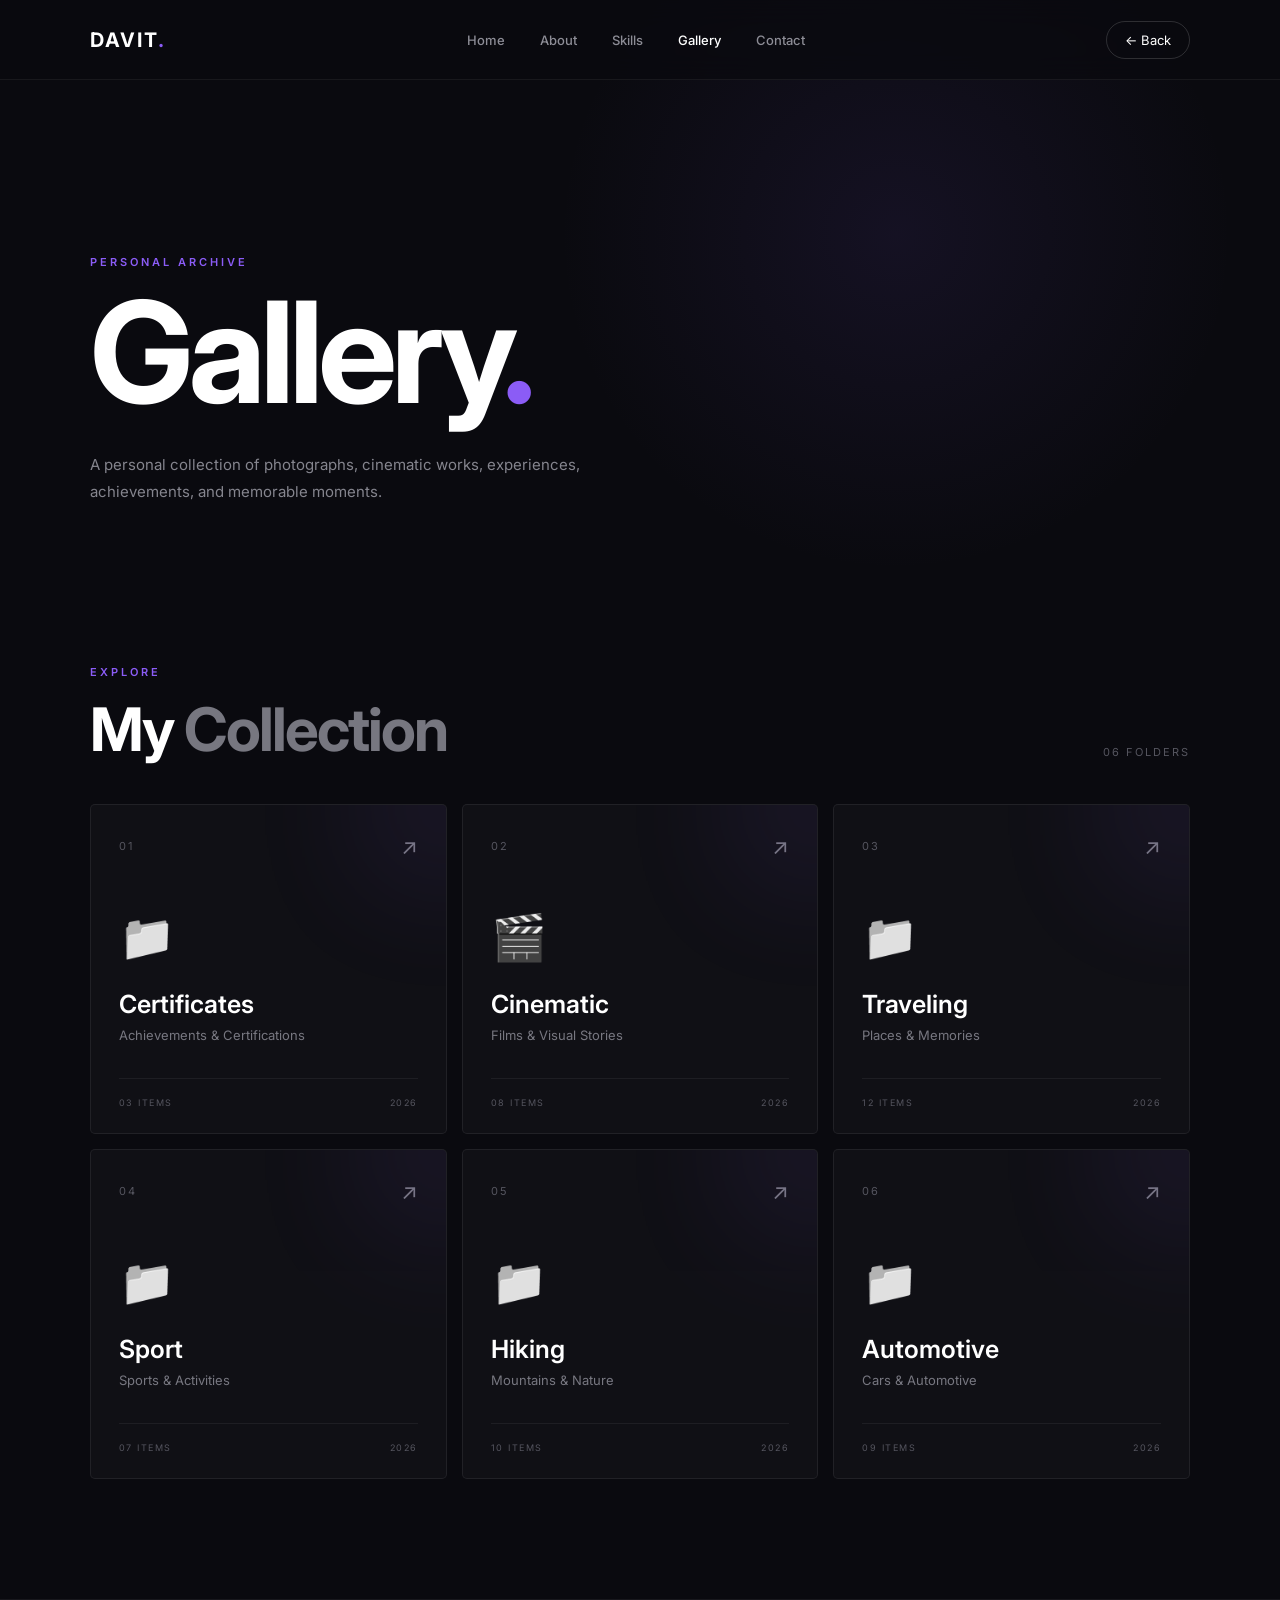
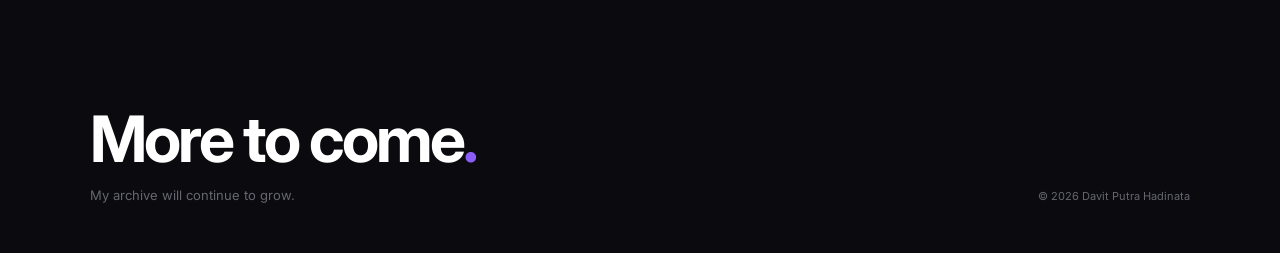
<file: gallery.html>
<!DOCTYPE html>
<html lang="id">

<head>

    <meta charset="UTF-8">

    <meta
        name="viewport"
        content="width=device-width, initial-scale=1.0"
    >

    <title>Gallery — Davit Putra Hadinata</title>

    <link
        rel="stylesheet"
        href="gallery.css"
    >

    <link
        rel="preconnect"
        href="https://fonts.googleapis.com"
    >

    <link
        rel="preconnect"
        href="https://fonts.gstatic.com"
        crossorigin
    >

    <link
        href="https://fonts.googleapis.com/css2?family=Inter:wght@400;500;600;700&display=swap"
        rel="stylesheet"
    >

</head>


<body>


<!-- =================================================
     NAVBAR
================================================= -->

<header class="navbar">

    <a
        href="index.html"
        class="logo"
    >
        DAVIT<span>.</span>
    </a>


    <nav class="nav-menu">

        <a href="index.html">
            Home
        </a>

        <a href="index.html#about">
            About
        </a>

        <a href="index.html#skills">
            Skills
        </a>

        <a
            href="gallery.html"
            class="active"
        >
            Gallery
        </a>

        <a href="index.html#contact">
            Contact
        </a>

    </nav>


    <a
        href="index.html"
        class="back-btn"
    >
        ← Back
    </a>

</header>



<!-- =================================================
     HERO
================================================= -->

<section class="gallery-hero">

    <div class="hero-content">

        <p class="hero-label">
            PERSONAL ARCHIVE
        </p>


        <h1>
            Gallery<span>.</span>
        </h1>


        <p class="hero-description">

            A personal collection of photographs,
            cinematic works, experiences, achievements,
            and memorable moments.

        </p>

    </div>

</section>



<!-- =================================================
     FOLDER SECTION
================================================= -->

<section class="folder-section">


    <div class="section-heading">

        <div>

            <p class="section-label">
                EXPLORE
            </p>

            <h2>
                My <span>Collection</span>
            </h2>

        </div>


        <p class="folder-info">
            06 FOLDERS
        </p>

    </div>



    <!-- =================================================
         FOLDERS
    ================================================= -->

    <div class="folder-grid">


        <!-- CERTIFICATES -->

        <a
            href="gallery-certificates.html"
            class="folder"
        >

            <div class="folder-top">

                <span class="folder-number">
                    01
                </span>

                <span class="folder-arrow">
                    ↗
                </span>

            </div>


            <div class="folder-icon">
                📁
            </div>


            <h3>
                Certificates
            </h3>


            <p>
                Achievements &amp; Certifications
            </p>


            <div class="folder-bottom">

                <span>
                    03 ITEMS
                </span>

                <span>
                    2026
                </span>

            </div>

        </a>



        <!-- CINEMATIC -->

        <a
            href="gallery-cinematic.html"
            class="folder"
        >

            <div class="folder-top">

                <span class="folder-number">
                    02
                </span>

                <span class="folder-arrow">
                    ↗
                </span>

            </div>


            <div class="folder-icon">
                🎬
            </div>


            <h3>
                Cinematic
            </h3>


            <p>
                Films &amp; Visual Stories
            </p>


            <div class="folder-bottom">

                <span>
                    08 ITEMS
                </span>

                <span>
                    2026
                </span>

            </div>

        </a>



        <!-- TRAVELING -->

        <a
            href="gallery-traveling.html"
            class="folder"
        >

            <div class="folder-top">

                <span class="folder-number">
                    03
                </span>

                <span class="folder-arrow">
                    ↗
                </span>

            </div>


            <div class="folder-icon">
                📁
            </div>


            <h3>
                Traveling
            </h3>


            <p>
                Places &amp; Memories
            </p>


            <div class="folder-bottom">

                <span>
                    12 ITEMS
                </span>

                <span>
                    2026
                </span>

            </div>

        </a>



        <!-- SPORT -->

        <a
            href="gallery-sport.html"
            class="folder"
        >

            <div class="folder-top">

                <span class="folder-number">
                    04
                </span>

                <span class="folder-arrow">
                    ↗
                </span>

            </div>


            <div class="folder-icon">
                📁
            </div>


            <h3>
                Sport
            </h3>


            <p>
                Sports &amp; Activities
            </p>


            <div class="folder-bottom">

                <span>
                    07 ITEMS
                </span>

                <span>
                    2026
                </span>

            </div>

        </a>



        <!-- HIKING -->

        <a
            href="gallery-hiking.html"
            class="folder"
        >

            <div class="folder-top">

                <span class="folder-number">
                    05
                </span>

                <span class="folder-arrow">
                    ↗
                </span>

            </div>


            <div class="folder-icon">
                📁
            </div>


            <h3>
                Hiking
            </h3>


            <p>
                Mountains &amp; Nature
            </p>


            <div class="folder-bottom">

                <span>
                    10 ITEMS
                </span>

                <span>
                    2026
                </span>

            </div>

        </a>



        <!-- AUTOMOTIVE -->

        <a
            href="gallery-automotive.html"
            class="folder"
        >

            <div class="folder-top">

                <span class="folder-number">
                    06
                </span>

                <span class="folder-arrow">
                    ↗
                </span>

            </div>


            <div class="folder-icon">
                📁
            </div>


            <h3>
                Automotive
            </h3>


            <p>
                Cars &amp; Automotive
            </p>


            <div class="folder-bottom">

                <span>
                    09 ITEMS
                </span>

                <span>
                    2026
                </span>

            </div>

        </a>


    </div>

</section>



<!-- =================================================
     FOOTER
================================================= -->

<footer class="gallery-footer">

    <div>

        <h2>
            More to come<span>.</span>
        </h2>

        <p>
            My archive will continue to grow.
        </p>

    </div>


    <p class="copyright">
        © 2026 Davit Putra Hadinata
    </p>

</footer>


</body>

</html>
</file>
<file: gallery.css>
/* =================================================
   GALLERY — DAVIT PUTRA HADINATA
   ================================================= */

* {
    margin: 0;
    padding: 0;
    box-sizing: border-box;
}

html {
    scroll-behavior: smooth;
}

body {
    background: #0a0a0f;
    color: #ffffff;
    font-family: "Inter", sans-serif;
    overflow-x: hidden;
}


/* =================================================
   NAVBAR
   ================================================= */

.navbar {
    position: fixed;
    top: 0;
    left: 0;

    width: 100%;
    height: 80px;

    padding: 0 7%;

    display: flex;
    align-items: center;
    justify-content: space-between;

    background: rgba(10, 10, 15, 0.75);

    backdrop-filter: blur(14px);
    -webkit-backdrop-filter: blur(14px);

    border-bottom: 1px solid rgba(255, 255, 255, 0.06);

    z-index: 1000;
}


/* LOGO */

.logo {
    color: #ffffff;
    text-decoration: none;

    font-size: 20px;
    font-weight: 700;

    letter-spacing: 2px;
}

.logo span {
    color: #8b5cf6;
}


/* NAV MENU */

.nav-menu {
    display: flex;
    gap: 35px;
}

.nav-menu a {
    color: #8d8d96;
    text-decoration: none;

    font-size: 13px;
    font-weight: 500;

    transition: 0.3s ease;
}

.nav-menu a:hover,
.nav-menu a.active {
    color: #ffffff;
}


/* BACK BUTTON */

.back-btn {
    color: #ffffff;
    text-decoration: none;

    font-size: 13px;

    padding: 10px 18px;

    border: 1px solid rgba(255, 255, 255, 0.15);

    border-radius: 30px;

    transition: 0.3s ease;
}

.back-btn:hover {
    background: #ffffff;
    color: #0a0a0f;
}


/* =================================================
   HERO
   ================================================= */

.gallery-hero {
    min-height: 65vh;

    display: flex;
    align-items: flex-end;

    padding: 150px 7% 80px;

    position: relative;

    background:
        radial-gradient(
            circle at 70% 40%,
            rgba(100, 70, 180, 0.12),
            transparent 35%
        );
}


.hero-content {
    max-width: 750px;
}


/* SMALL TITLE */

.hero-label,
.section-label {
    color: #8b5cf6;

    font-size: 11px;
    font-weight: 600;

    letter-spacing: 3px;

    margin-bottom: 20px;
}


/* MAIN TITLE */

.hero-content h1 {
    font-size: clamp(70px, 11vw, 150px);

    line-height: 0.9;

    letter-spacing: -6px;

    font-weight: 700;

    margin-bottom: 35px;
}

.hero-content h1 span {
    color: #8b5cf6;
}


/* DESCRIPTION */

.hero-description {
    max-width: 570px;

    color: #85858e;

    font-size: 15px;
    line-height: 1.8;
}


/* =================================================
   GALLERY SECTION
   ================================================= */

.gallery-section {
    padding: 80px 7% 120px;
}


/* HEADER */

.gallery-header {
    display: flex;
    justify-content: space-between;
    align-items: flex-end;

    margin-bottom: 50px;
}


.gallery-header h2 {
    font-size: clamp(35px, 5vw, 60px);

    line-height: 1;

    letter-spacing: -2px;
}

.gallery-header h2 span {
    color: #777780;
}


.gallery-count {
    color: #55555f;

    font-size: 11px;

    letter-spacing: 2px;
}


/* =================================================
   GALLERY GRID
   ================================================= */

.gallery-grid {

    display: grid;

    grid-template-columns:
        repeat(3, 1fr);

    grid-auto-rows: 300px;

    gap: 15px;
}


/* =================================================
   GALLERY ITEM
   ================================================= */

.gallery-item {

    position: relative;

    overflow: hidden;

    background: #111116;

    border-radius: 4px;

    cursor: pointer;
}


/* LARGE ITEM */

.gallery-item.large {

    grid-column: span 2;
    grid-row: span 2;
}


/* IMAGE */

.gallery-item img,
.gallery-item video {

    width: 100%;
    height: 100%;

    object-fit: cover;

    display: block;

    transition:
        transform 0.7s cubic-bezier(.2,.8,.2,1),
        filter 0.5s ease;
}


/* HOVER IMAGE */

.gallery-item:hover img,
.gallery-item:hover video {

    transform: scale(1.06);

    filter: brightness(0.65);
}


/* =================================================
   OVERLAY
   ================================================= */

.gallery-overlay {

    position: absolute;

    inset: 0;

    padding: 25px;

    display: flex;
    flex-direction: column;

    justify-content: flex-end;

    background:
        linear-gradient(
            to top,
            rgba(0,0,0,0.75),
            transparent 60%
        );

    opacity: 0;

    transition: 0.4s ease;
}


.gallery-item:hover .gallery-overlay {
    opacity: 1;
}


.gallery-overlay span {

    color: #8b5cf6;

    font-size: 11px;

    margin-bottom: 8px;
}


.gallery-overlay h3 {

    font-size: 20px;

    margin-bottom: 5px;
}


.gallery-overlay p {

    color: #aaaab2;

    font-size: 12px;
}


/* =================================================
   VIDEO
   ================================================= */

.video-item {
    position: relative;
}


.video-icon {

    position: absolute;

    top: 50%;
    left: 50%;

    transform: translate(-50%, -50%);

    width: 55px;
    height: 55px;

    border: 1px solid rgba(255,255,255,0.5);

    border-radius: 50%;

    display: flex;

    align-items: center;
    justify-content: center;

    font-size: 15px;

    backdrop-filter: blur(5px);

    transition: 0.3s ease;
}


.video-item:hover .video-icon {

    transform:
        translate(-50%, -50%)
        scale(1.1);

    background: rgba(255,255,255,0.1);
}


/* =================================================
   FOOTER
   ================================================= */

.gallery-footer {

    padding: 100px 7% 50px;

    border-top: 1px solid rgba(255,255,255,0.06);

    display: flex;

    justify-content: space-between;

    align-items: flex-end;
}


.gallery-footer h2 {

    font-size: clamp(35px, 5vw, 65px);

    letter-spacing: -3px;
}


.gallery-footer h2 span {
    color: #8b5cf6;
}


.gallery-footer p {

    color: #666670;

    font-size: 13px;

    margin-top: 10px;
}


.copyright {

    margin: 0 !important;

    font-size: 11px !important;
}


/* =================================================
   TABLET
   ================================================= */

@media (max-width: 900px) {

    .nav-menu {
        gap: 18px;
    }

    .gallery-grid {

        grid-template-columns:
            repeat(2, 1fr);

        grid-auto-rows: 280px;
    }

    .gallery-item.large {

        grid-column: span 2;
        grid-row: span 2;
    }

}


/* =================================================
   MOBILE
   ================================================= */

@media (max-width: 650px) {

    .navbar {

        height: 70px;

        padding: 0 5%;
    }


    .nav-menu {

        display: none;
    }


    .back-btn {

        padding: 8px 14px;

        font-size: 11px;
    }


    .gallery-hero {

        min-height: 60vh;

        padding:
            130px 5% 60px;
    }


    .hero-content h1 {

        font-size: 70px;

        letter-spacing: -4px;
    }


    .hero-description {

        font-size: 13px;

        line-height: 1.7;
    }


    .gallery-section {

        padding:
            60px 5% 80px;
    }


    .gallery-header {

        display: block;

        margin-bottom: 30px;
    }


    .gallery-header h2 {

        font-size: 40px;
    }


    .gallery-count {

        margin-top: 15px;
    }


    .gallery-grid {

        grid-template-columns: 1fr;

        grid-auto-rows: 300px;

        gap: 10px;
    }


    .gallery-item.large {

        grid-column: span 1;

        grid-row: span 1;
    }


    .gallery-overlay {

        opacity: 1;
    }


    .gallery-footer {

        padding:
            70px 5% 35px;

        display: block;
    }


    .gallery-footer h2 {

        font-size: 42px;
    }


    .copyright {

        margin-top: 50px !important;
    }

}

/* =================================================
   FOLDER SYSTEM
================================================= */

.folder-section {

    padding: 80px 7% 120px;

}


/* =================================================
   SECTION HEADING
================================================= */

.section-heading {

    display: flex;

    justify-content: space-between;

    align-items: flex-end;

    margin-bottom: 45px;

}


.section-heading h2 {

    font-size: clamp(38px, 5vw, 60px);

    line-height: 1;

    letter-spacing: -2px;

}


.section-heading h2 span {

    color: #777780;

}


.folder-info {

    color: #55555f;

    font-size: 11px;

    letter-spacing: 2px;

}



/* =================================================
   FOLDER GRID
================================================= */

.folder-grid {

    display: grid;

    grid-template-columns:
        repeat(3, 1fr);

    gap: 15px;

}



/* =================================================
   FOLDER
================================================= */

.folder {

    position: relative;

    min-height: 330px;

    padding: 28px;

    background: #101015;

    border: 1px solid
        rgba(255,255,255,0.07);

    border-radius: 5px;

    text-decoration: none;

    color: white;

    overflow: hidden;

    transition:
        transform 0.4s ease,
        border-color 0.4s ease,
        background 0.4s ease;

}


.folder::before {

    content: "";

    position: absolute;

    width: 180px;
    height: 180px;

    top: -90px;
    right: -90px;

    background: #8b5cf6;

    opacity: 0.08;

    filter: blur(60px);

}


.folder:hover {

    transform:
        translateY(-8px);

    border-color:
        rgba(139,92,246,0.45);

    background: #13131a;

}



/* =================================================
   TOP
================================================= */

.folder-top {

    display: flex;

    justify-content: space-between;

    align-items: center;

}


.folder-number {

    color: #55555f;

    font-size: 11px;

    letter-spacing: 2px;

}


.folder-arrow {

    color: #777780;

    font-size: 22px;

    transition: 0.3s ease;

}


.folder:hover .folder-arrow {

    color: #8b5cf6;

    transform:
        translate(4px,-4px);

}



/* =================================================
   ICON
================================================= */

.folder-icon {

    margin-top: 50px;

    margin-bottom: 25px;

    font-size: 45px;

    filter:
        grayscale(1);

    transition: 0.3s ease;

}


.folder:hover .folder-icon {

    filter:
        grayscale(0);

    transform:
        scale(1.08);

}



/* =================================================
   TITLE
================================================= */

.folder h3 {

    font-size: 25px;

    font-weight: 600;

    margin-bottom: 8px;

}


.folder p {

    color: #777780;

    font-size: 13px;

}



/* =================================================
   BOTTOM INFO
================================================= */

.folder-bottom {

    position: absolute;

    left: 28px;
    right: 28px;
    bottom: 25px;

    padding-top: 18px;

    border-top:
        1px solid
        rgba(255,255,255,0.06);

    display: flex;

    justify-content: space-between;

}


.folder-bottom span {

    color: #55555f;

    font-size: 9px;

    letter-spacing: 1.5px;

}



/* =================================================
   MOBILE
================================================= */

@media (max-width: 900px) {

    .folder-grid {

        grid-template-columns:
            repeat(2, 1fr);

    }

}


@media (max-width: 600px) {

    .folder-section {

        padding:
            60px 5% 80px;

    }


    .section-heading {

        display: block;

    }


    .folder-info {

        margin-top: 15px;

    }


    .folder-grid {

        grid-template-columns: 1fr;

    }


    .folder {

        min-height: 290px;

    }

}


/* =================================================
   CINEMATIC PAGE
================================================= */

.cinematic-hero {

    min-height: 60vh;

    padding:
        130px 7% 80px;

    display: flex;

    flex-direction: column;

    justify-content: flex-end;

    background:

        radial-gradient(
            circle at 75% 45%,
            rgba(139,92,246,0.13),
            transparent 35%
        );

}


/* =================================================
   BREADCRUMB
================================================= */

.breadcrumb {

    display: flex;

    gap: 12px;

    margin-bottom: 80px;

    font-size: 10px;

    letter-spacing: 2px;

    color: #55555f;

}


.breadcrumb a {

    color: #777780;

    text-decoration: none;

    transition: 0.3s ease;

}


.breadcrumb a:hover {

    color: #8b5cf6;

}


/* =================================================
   TITLE
================================================= */

.cinematic-title {

    max-width: 800px;

}


.cinematic-title h1 {

    font-size:
        clamp(65px, 10vw, 135px);

    line-height: .9;

    letter-spacing: -6px;

    margin-bottom: 35px;

}


.cinematic-title h1 span {

    color: #8b5cf6;

}


.cinematic-title p:last-child {

    max-width: 550px;

    color: #85858e;

    font-size: 14px;

    line-height: 1.8;

}



/* =================================================
   GALLERY
================================================= */

.cinematic-gallery {

    padding:
        80px 7% 120px;

}


.gallery-toolbar {

    display: flex;

    justify-content: space-between;

    align-items: flex-end;

    margin-bottom: 45px;

}


.gallery-toolbar h2 {

    font-size:
        clamp(38px, 5vw, 60px);

    letter-spacing: -2px;

}


.gallery-toolbar h2 span {

    color: #777780;

}


.gallery-meta {

    display: flex;

    gap: 25px;

    color: #55555f;

    font-size: 10px;

    letter-spacing: 2px;

}



/* =================================================
   MEDIA GRID
================================================= */

.media-grid {

    display: grid;

    grid-template-columns:
        repeat(3, 1fr);

    grid-auto-rows: 320px;

    gap: 15px;

}


.media-card {

    position: relative;

    overflow: hidden;

    background: #111116;

    border-radius: 4px;

    cursor: pointer;

}


.media-card img,
.media-card video {

    width: 100%;

    height: 100%;

    object-fit: cover;

    display: block;

    transition:
        transform .8s cubic-bezier(.2,.8,.2,1),
        filter .5s ease;

}


.media-card:hover img,
.media-card:hover video {

    transform: scale(1.06);

    filter: brightness(.55);

}


/* =================================================
   LARGE MEDIA
================================================= */

.media-large {

    grid-column: span 2;

    grid-row: span 2;

}


.media-wide {

    grid-column: span 2;

}



/* =================================================
   MEDIA INFO
================================================= */

.media-info {

    position: absolute;

    left: 0;
    right: 0;
    bottom: 0;

    padding: 30px;

    background:

        linear-gradient(
            to top,
            rgba(0,0,0,.85),
            transparent
        );

    transform:
        translateY(10px);

    opacity: 0;

    transition: .4s ease;

}


.media-card:hover .media-info {

    opacity: 1;

    transform:
        translateY(0);

}


.media-info span {

    color: #8b5cf6;

    font-size: 9px;

    letter-spacing: 2px;

}


.media-info h3 {

    margin-top: 8px;

    font-size: 21px;

}


.media-info p {

    margin-top: 5px;

    color: #9999a2;

    font-size: 11px;

}



/* =================================================
   VIDEO PLAY BUTTON
================================================= */

.play-button {

    position: absolute;

    top: 50%;
    left: 50%;

    transform:
        translate(-50%, -50%);

    width: 65px;
    height: 65px;

    border:
        1px solid
        rgba(255,255,255,.45);

    border-radius: 50%;

    display: flex;

    justify-content: center;

    align-items: center;

    font-size: 17px;

    backdrop-filter:
        blur(8px);

    transition: .4s ease;

}


.media-video:hover .play-button {

    transform:
        translate(-50%, -50%)
        scale(1.12);

    background:
        rgba(139,92,246,.2);

    border-color:
        #8b5cf6;

}



/* =================================================
   FOOTER
================================================= */

.back-gallery {

    color: #777780;

    text-decoration: none;

    font-size: 12px;

    transition: .3s ease;

}


.back-gallery:hover {

    color: #ffffff;

}



/* =================================================
   TABLET
================================================= */

@media (max-width: 900px) {

    .media-grid {

        grid-template-columns:
            repeat(2, 1fr);

    }


    .media-large {

        grid-column: span 2;

        grid-row: span 2;

    }

}



/* =================================================
   MOBILE
================================================= */

@media (max-width: 650px) {

    .cinematic-hero {

        min-height: 55vh;

        padding:
            120px 5% 60px;

    }


    .breadcrumb {

        margin-bottom: 60px;

    }


    .cinematic-title h1 {

        font-size: 68px;

        letter-spacing: -4px;

    }


    .cinematic-gallery {

        padding:
            60px 5% 80px;

    }


    .gallery-toolbar {

        display: block;

    }


    .gallery-meta {

        margin-top: 18px;

    }


    .media-grid {

        grid-template-columns: 1fr;

        grid-auto-rows: 300px;

        gap: 10px;

    }


    .media-large,
    .media-wide {

        grid-column: span 1;

        grid-row: span 1;

    }


    .media-info {

        opacity: 1;

        transform: none;

    }


    .play-button {

        width: 55px;

        height: 55px;

    }

}
</file>
